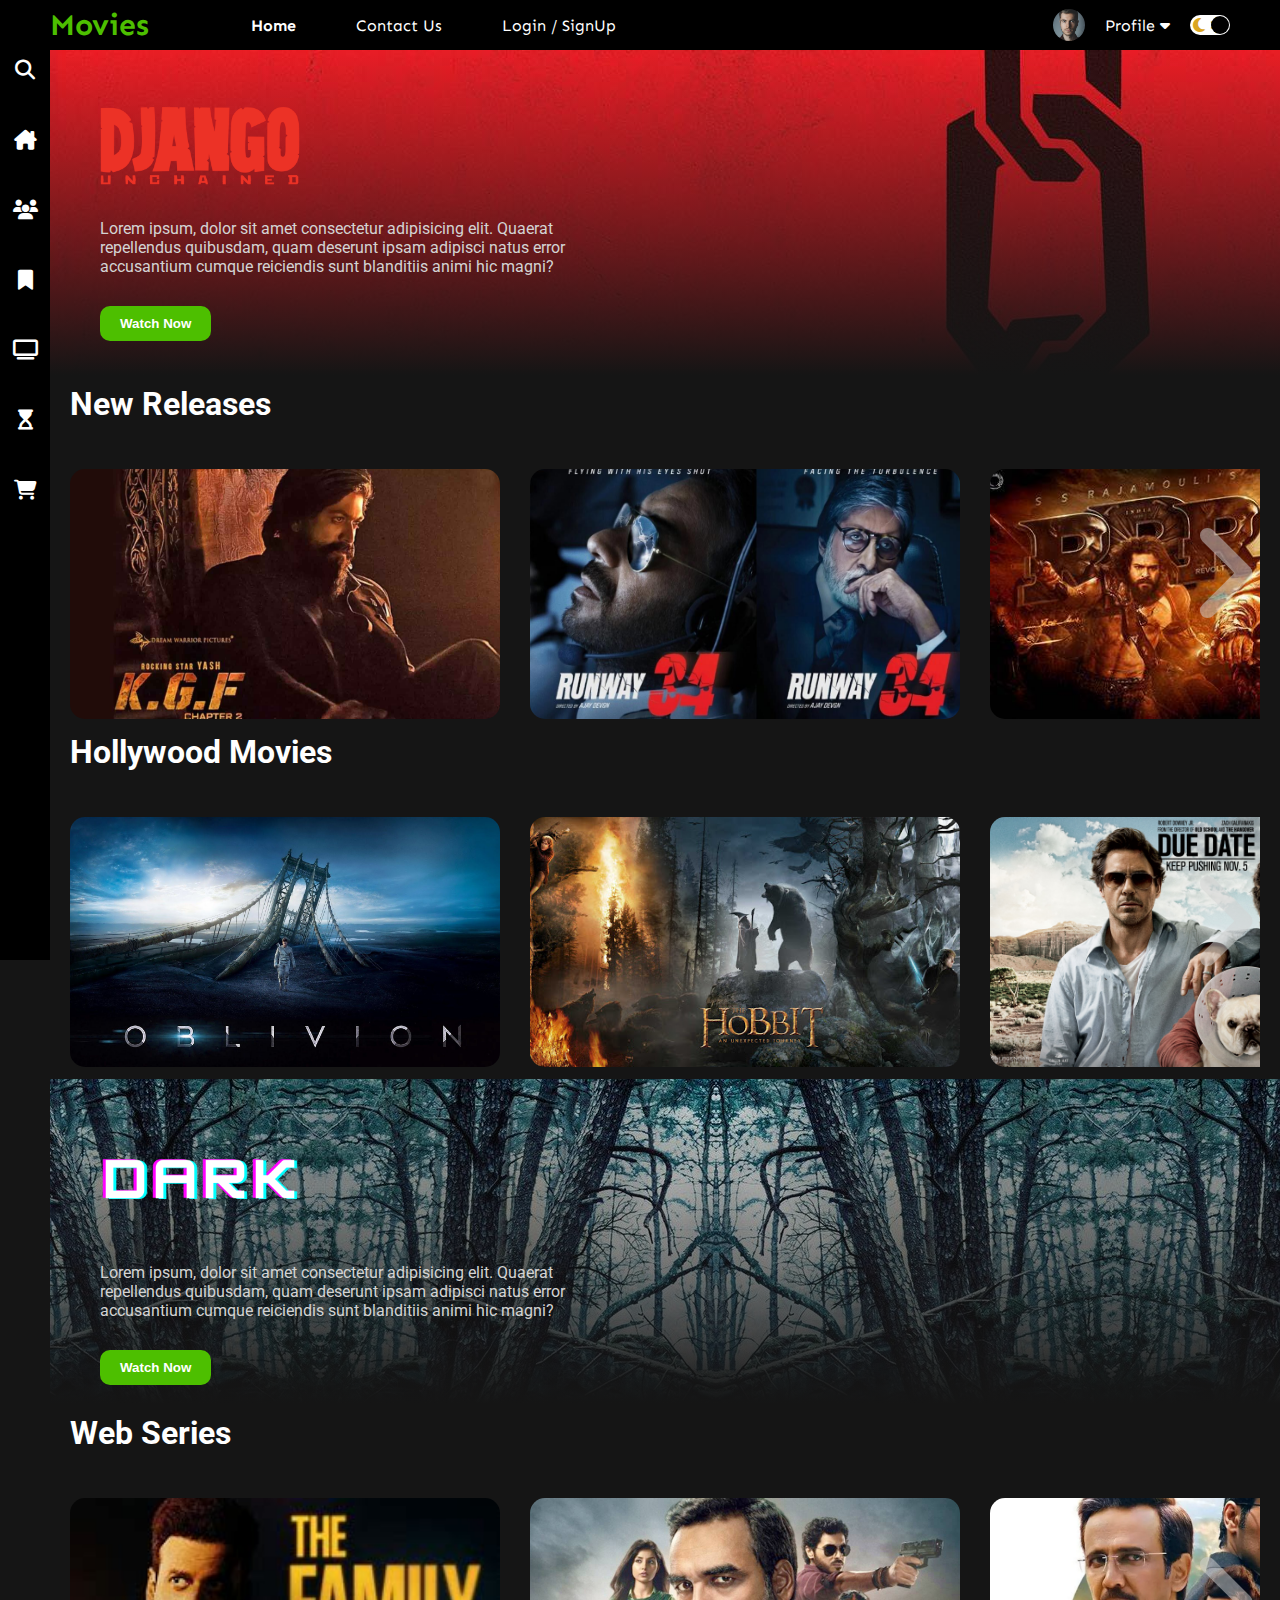
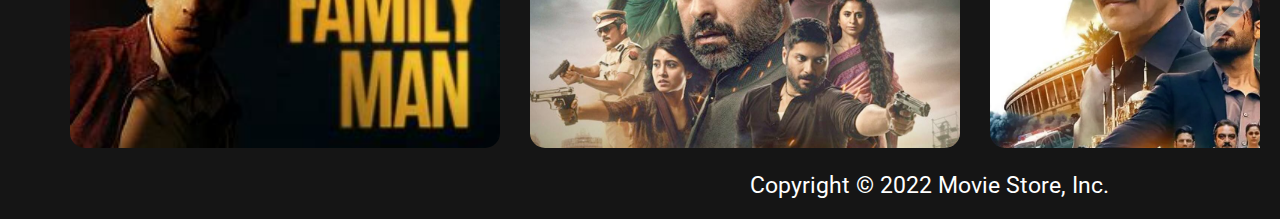
<file: index.html>
<!DOCTYPE html>
<html lang="en">
<head>
    <meta charset="UTF-8">
    <meta http-equiv="X-UA-Compatible" content="IE=edge">
    <meta name="viewport" content="width=device-width, initial-scale=1.0 maximum-scale=1; user-scalable = no;">
    <link rel="stylesheet" href="style.css">

    <!-- GOOGLE FONTS -->
    <link rel="preconnect" href="https://fonts.googleapis.com">
    <link href="https://fonts.googleapis.com/css2?family=Roboto:wght@100;300;400;500;700;900&family=Sen:wght@400;700;800&display=swap" rel="stylesheet">

    <!-- FONT AWESOME -->
    <link rel="stylesheet" href="https://cdnjs.cloudflare.com/ajax/libs/font-awesome/6.1.1/css/all.min.css">

    <!-- FAVICON -->
    <link rel="apple-touch-icon" sizes="180x180" href="/img/Favicon/apple-touch-icon.png">
    <link rel="icon" type="image/png" sizes="32x32" href="/img/Favicon/favicon-32x32.png">
    <link rel="icon" type="image/png" sizes="16x16" href="/img/Favicon/favicon-16x16.png">
    <link rel="manifest" href="/site.webmanifest">

    <title>Movie Website</title>
</head>
<body>
    <div class="navbar">
        <div class="navbar-container">
            <div class="logo-container">
                <h1 class="logo">Movies</h1>
            </div>
            <div class="menu-container">
                <ul class="menu-list">
                    <li class="menu-list-item active">Home</li>
                    <li class="menu-list-item"><a href="./assets/contactus.html">Contact Us</a></li>
                    <li class="menu-list-item"><a href="./assets/login.html">Login / SignUp</a></li>
                    <!-- <li class="menu-list-item">Series</li>
                    <li class="menu-list-item">Popular</li>
                    <li class="menu-list-item">Trending</li> -->
                </ul>
            </div>
            <div class="profile-container">
                <img class="profile-picture" src="/img/profile.jpg" alt="User Profile Picture">
                <div class="profile-text-container">
                    <span class="profile-text">Profile</span>
                    <i class="fa-solid fa-caret-down"></i>
                </div>
                <div class="toggle">
                    <i class="fa-solid fa-moon toggle-icon"></i>
                    <i class="fa-solid fa-sun toggle-icon"></i>
                    <div class="toggle-ball"></div>
                </div>
            </div>
        </div>
    </div>

    <div class="sidebar">
        <i class="left-menu-icon fa-solid fa-magnifying-glass"></i>
        <i class="left-menu-icon fa-solid fa-house-chimney"></i>
        <i class="left-menu-icon fa-solid fa-users"></i>
        <i class="left-menu-icon fa-solid fa-bookmark"></i>
        <i class="left-menu-icon fa-solid fa-tv"></i>
        <i class="left-menu-icon fa-solid fa-hourglass-start"></i>
        <i class="left-menu-icon fa-solid fa-cart-shopping"></i>
    </div>

    <div class="container">
        <div class="content-container">
            <div class="featured-content"
            style="background:linear-gradient(to bottom, rgba(0,0,0,0), #151515), url('/img/f-1.jpg');"
            >
            <img class="featured-title"  src="img/f-t-1.png" alt="title">
            <p class="featured-desc">
                Lorem ipsum, dolor sit amet consectetur adipisicing elit. Quaerat repellendus quibusdam, quam deserunt ipsam adipisci natus error accusantium cumque reiciendis sunt blanditiis animi hic magni?
            </p>
            <button class="featured-button"><a href="./assets/404_page_not_found.html">watch now</a></button>
            </div>

            <div class="movie-list-container">
                <h1 class="movie-list-title">new releases</h1>
                <div class="movie-list-wrapper">
                    <div class="movie-list">
                        <div class="movie-list-item">
                            <img class="movie-list-item-img" src="/img/kgf-chapter-2.jpg" alt="">
                            <span class="movie-list-item-title">K.G.F chapter 2</span>
                            <p class="movie-list-item-desc">The blood-soaked land of Kolar Gold Fields (KGF) has a new overlord now - Rocky, whose name strikes fear in the heart of his foes. His allies look up to Rocky as their saviour, the government sees him as a threat to law and order</p>
                            <button class="movie-list-item-button">must watch</button>
                        </div>
                        <div class="movie-list-item">
                            <img class="movie-list-item-img" src="/img/runway-34-movie.jpg" alt="">
                            <span class="movie-list-item-title">Runway 34</span>
                            <p class="movie-list-item-desc">Inspired by true incidents, Runway 34 revolves around Captain Vikrant Khanna played by Ajay Devgn, a flying prodigy, whose flight takes a mysterious course after take-off from an international destination.</p>
                            <button class="movie-list-item-button">must watch</button>
                        </div>
                        <div class="movie-list-item">
                            <img class="movie-list-item-img" src="/img/RRR.jpg" alt="">
                            <span class="movie-list-item-title">RRR.</span>
                            <p class="movie-list-item-desc">RRR is a period drama set in India during the 1920s, revolving around the inspiring journey of two of India`s freedom fighters - Alluri Sitarama Raju and Komaram Bheem.</p>
                            <button class="movie-list-item-button">must watch</button>
                        </div>
                        <div class="movie-list-item">
                            <img class="movie-list-item-img" src="/img/thursday.jpg" alt="">
                            <span class="movie-list-item-title">A Thursday</span>
                            <p class="movie-list-item-desc">When a preschool teacher takes her 16 students hostage and makes a set of demands, it not only rattles the Mumbai police and the city, but sends shockwaves through the country and its leaders.</p>
                            <button class="movie-list-item-button">must watch</button>
                        </div>
                        <div class="movie-list-item">
                            <img class="movie-list-item-img" src="/img/pushpa.jpg" alt="">
                            <span class="movie-list-item-title">Her</span>
                            <p class="movie-list-item-desc">Lorem ipsum dolor sit amet consectetur, adipisicing elit. Sequi, eaque cumque. Corporis odio et praesentium.</p>
                            <button class="movie-list-item-button">must watch</button>
                        </div>
                        <div class="movie-list-item">
                            <img class="movie-list-item-img" src="/img/the-kashmir-files.webp" alt="">
                            <span class="movie-list-item-title">Her</span>
                            <p class="movie-list-item-desc">Lorem ipsum dolor sit amet consectetur, adipisicing elit. Sequi, eaque cumque. Corporis odio et praesentium.</p>
                            <button class="movie-list-item-button">must watch</button>
                        </div>
                        <div class="movie-list-item">
                            <img class="movie-list-item-img" src="/img/shershah.webp" alt="">
                            <span class="movie-list-item-title">Her</span>
                            <p class="movie-list-item-desc">Lorem ipsum dolor sit amet consectetur, adipisicing elit. Sequi, eaque cumque. Corporis odio et praesentium.</p>
                            <button class="movie-list-item-button">must watch</button>
                        </div>
                        
                    </div>
                    <i class="fa-solid fa-angle-right arrow"></i>
                </div>
        </div>

        <div class="movie-list-container">
            <h1 class="movie-list-title">hollywood movies</h1>
            <div class="movie-list-wrapper">
                <div class="movie-list">
                    <div class="movie-list-item">
                        <img class="movie-list-item-img" src="/img/8.jpg" alt="">
                        <span class="movie-list-item-title">Oblivion</span>
                        <p class="movie-list-item-desc">A veteran assigned to extract Earth's remaining resources begins to question what he knows about his mission and himself.</p>
                        <button class="movie-list-item-button">must watch</button>
                    </div>
                    <div class="movie-list-item">
                        <img class="movie-list-item-img" src="/img/9.jpg" alt="">
                        <span class="movie-list-item-title">Hobbit</span>
                        <p class="movie-list-item-desc">Hobbits are a fictional race of people in the novels of J. R. R. Tolkien. About half average human height, Tolkien presented hobbits as a variety of humanity, or close relatives thereof.</p>
                        <button class="movie-list-item-button">must watch</button>
                    </div>
                    <div class="movie-list-item">
                        <img class="movie-list-item-img" src="/img/10.jpg" alt="">
                        <span class="movie-list-item-title">Due Date</span>
                        <p class="movie-list-item-desc">High-strung father-to-be Peter Highman is forced to hitch a ride with aspiring actor Ethan Tremblay on a road trip in order to make it to his child's birth on time.</p>
                        <button class="movie-list-item-button">must watch</button>
                    </div>
                    <div class="movie-list-item">
                        <img class="movie-list-item-img" src="/img/11.jpg" alt="">
                        <span class="movie-list-item-title">Kick-Ass2</span>
                        <p class="movie-list-item-desc">Dave Lizewski is an unnoticed high school student and comic book fan who one day decides to become a superhero, even though he has no powers, training or meaningful reason to do so.</p>
                        <button class="movie-list-item-button">must watch</button>
                    </div>
                    <div class="movie-list-item">
                        <img class="movie-list-item-img" src="/img/venom.jpg" alt="">
                        <span class="movie-list-item-title">Venom</span>
                        <p class="movie-list-item-desc">A failed reporter is bonded to an alien entity, one of many symbiotes who have invaded Earth. But the being takes a liking to Earth and decides to protect it.</p>
                        <button class="movie-list-item-button">must watch</button>
                    </div>
                    <div class="movie-list-item">
                        <img class="movie-list-item-img" src="/img/journey.jpg" alt="">
                        <span class="movie-list-item-title">Journey 2</span>
                        <p class="movie-list-item-desc">Sean Anderson partners with his mom's husband on a mission to find his grandfather, who is thought to be missing on a mythical island.</p>
                        <button class="movie-list-item-button">must watch</button>
                    </div>
                    <div class="movie-list-item">
                        <img class="movie-list-item-img" src="/img/redNotice.jpg" alt="">
                        <span class="movie-list-item-title">Red Notice</span>
                        <p class="movie-list-item-desc">An Interpol agent tracks the world's most wanted art thief.</p>
                        <button class="movie-list-item-button">must watch</button>
                    </div>
                </div>
                <i class="fa-solid fa-angle-right arrow"></i>
            </div>
    </div>

    <div class="featured-content featured-content-margin"
            style="background:linear-gradient(to bottom, rgba(0,0,0,0), #151515), url('/img/f-2.jpg');"
            >
            <img class="featured-title"  src="img/f-t-2.png" alt="title">
            <p class="featured-desc">
                Lorem ipsum, dolor sit amet consectetur adipisicing elit. Quaerat repellendus quibusdam, quam deserunt ipsam adipisci natus error accusantium cumque reiciendis sunt blanditiis animi hic magni?
            </p>
            <button class="featured-button">watch now</button>
            </div>


    <div class="movie-list-container">
        <h1 class="movie-list-title">web series</h1>
        <div class="movie-list-wrapper">
            <div class="movie-list">
                <div class="movie-list-item">
                    <img class="movie-list-item-img" src="/img/familyMn.jpg" alt="">
                    <span class="movie-list-item-title">Family Man</span>
                    <p class="movie-list-item-desc">A working man from the National Investigation Agency tries to protect the nation from terrorism, but he also needs to keep his family safe from his secret job.</p>
                    <button class="movie-list-item-button">must watch</button>
                </div>
                <div class="movie-list-item">
                    <img class="movie-list-item-img" src="/img/mirzapur.jpg" alt="">
                    <span class="movie-list-item-title">Mirzapur</span>
                    <p class="movie-list-item-desc">A shocking incident at a wedding procession ignites a series of events entangling the lives of two families in the lawless city of Mirzapur.</p>
                    <button class="movie-list-item-button">must watch</button>
                </div>
                <div class="movie-list-item">
                    <img class="movie-list-item-img" src="/img/specialOps.webp" alt="">
                    <span class="movie-list-item-title">Special Ops</span>
                    <p class="movie-list-item-desc">The story through the eyes of Himmat Singh is based on the inspiration was taken from Nineteen Years of nationally significant events, several espionage missions were undertaken by India in the last two decades.</p>
                    <button class="movie-list-item-button">must watch</button>
                </div>
                <div class="movie-list-item">
                    <img class="movie-list-item-img" src="/img/breath.jpg" alt="">
                    <span class="movie-list-item-title">Breathe</span>
                    <p class="movie-list-item-desc">This series just asks one question - how far will you go to protect the one you love. Two desperate and driven men must engage in the ultimate cat and mouse game to save the one they love.</p>
                    <button class="movie-list-item-button">must watch</button>
                </div>
                <div class="movie-list-item">
                    <img class="movie-list-item-img" src="/img/sacred.webp" alt="">
                    <span class="movie-list-item-title">Sacred Games</span>
                    <p class="movie-list-item-desc">A link in their pasts leads an honest cop to a fugitive gang boss, whose cryptic warning spurs the officer on a quest to save Mumbai from cataclysm.</p>
                    <button class="movie-list-item-button">must watch</button>
                </div>
            </div>
            <i class="fa-solid fa-angle-right arrow"></i>
        </div>
    </div>
</div>
<div class="footer">
    <!-- <p>All Rights Reserved | ©2022 Movie Store</p> -->
    <p>Copyright © 2022 Movie Store, Inc.</p>
</div>
    <script src="app.js"></script>
</body>
</html>
</file>
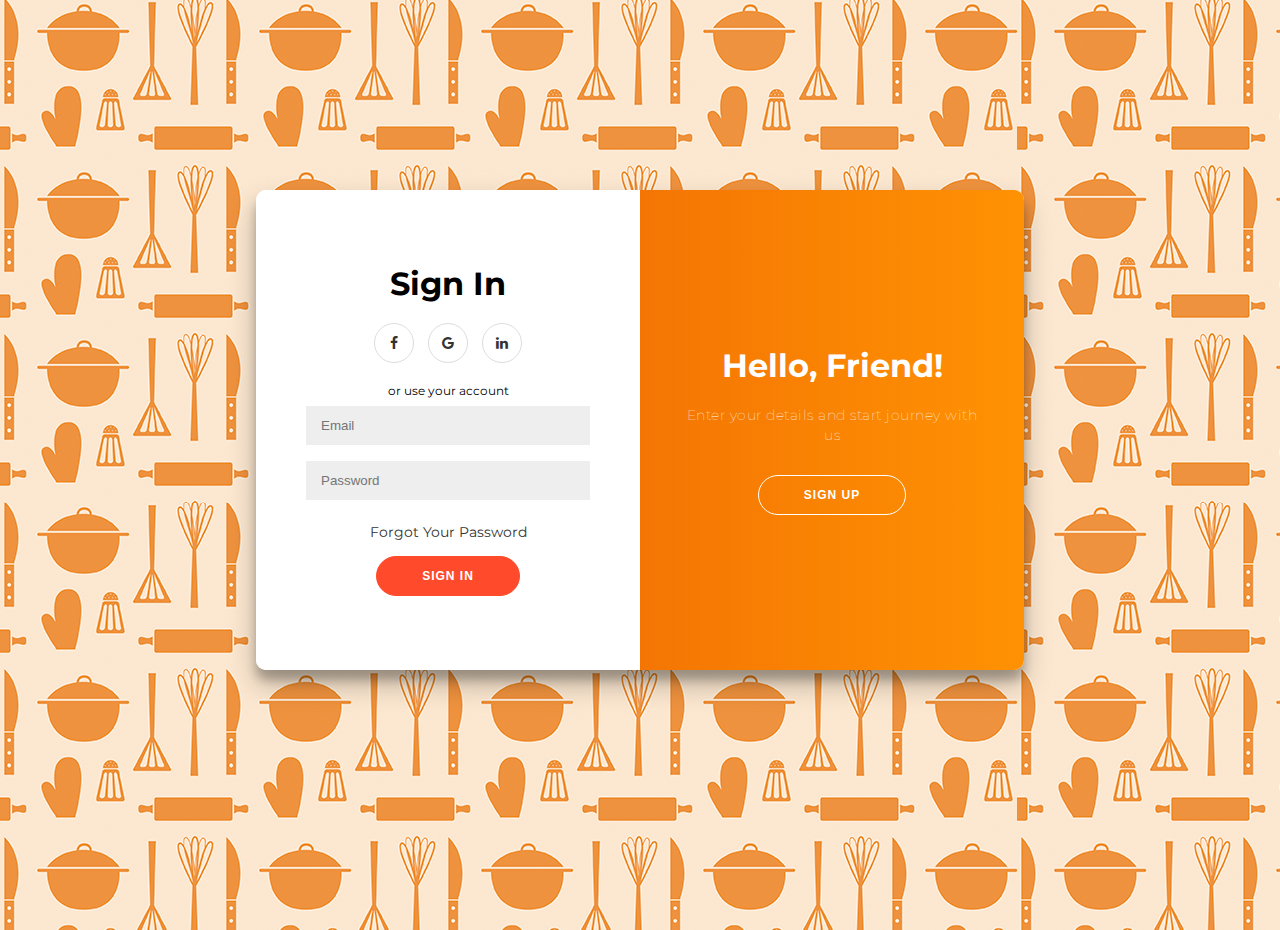
<file: assets/login.html>
<!DOCTYPE html>
<html>
<head>
	<title>Login | Pizzeria</title>
	<link rel="stylesheet" type="text/css" href="./login.css">
	<link rel="stylesheet" href="https://cdnjs.cloudflare.com/ajax/libs/font-awesome/4.7.0/css/font-awesome.min.css">

	    <!-- Favicon CSS -->
		<link rel="apple-touch-icon" sizes="180x180" href="assets/favicon/apple-touch-icon.png">
		<link rel="icon" type="image/png" sizes="512x512" href="/assets/favicon/android-chrome-512x512.png">
		<link rel="icon" type="image/png" sizes="192x192" href="/assets/favicon/android-chrome-192x192.png">
		<link rel="manifest" href="/site.webmanifest">
</head>
<body>

<div class="container" id="container">
<div class="form-container sign-up-container">

<form action="">
	<h1>Create Your Account</h1>
	<div class="social-container">
		<a href="#" class="social"><i class="fa fa-facebook"></i></a>
		<a href="#" class="social"><i class="fa fa-google"></i></a>
		<a href="#" class="social"><i class="fa fa-linkedin"></i></a>
	</div>
	<span>or use your email for registration</span>
	<input type="text" name="name" placeholder="Name">
	<input type="email" name="email" placeholder="Email">
	<input type="password" name="password" placeholder="Password">
	<button>SignUp</button>
</form>
</div>
<div class="form-container sign-in-container">
	<form action="#">
		<h1>Sign In</h1>
		<div class="social-container">
		<a href="#" class="social"><i class="fa fa-facebook"></i></a>
		<a href="#" class="social"><i class="fa fa-google"></i></a>
		<a href="#" class="social"><i class="fa fa-linkedin"></i></a>
	</div>
	<span>or use your account</span>
	<input type="email" name="email" placeholder="Email">
	<input type="password" name="password" placeholder="Password">
	<a href="#">Forgot Your Password</a>

	<button>Sign In</button>
	</form>
</div>
<div class="overlay-container">
	<div class="overlay">
		<div class="overlay-panel overlay-left">
			<h1>Welcome Back!</h1>
			<p>To keep connected with us please login with your personal info</p>
			<button class="ghost" id="signIn">Sign In</button>
		</div>
		<div class="overlay-panel overlay-right">
			<h1>Hello, Friend!</h1>
			<p>Enter your details and start journey with us</p>
			<button class="ghost" id="signUp">Sign Up</button>
		</div>
	</div>
</div>
</div>

<script type="text/javascript">
	const signUpButton = document.getElementById('signUp');
	const signInButton = document.getElementById('signIn');
	const container = document.getElementById('container');

	signUpButton.addEventListener('click', () => {
		container.classList.add("right-panel-active");
	});
	signInButton.addEventListener('click', () => {
		container.classList.remove("right-panel-active");
	});
</script>


</body>
</html>
</file>
<file: style.css>
*{
    margin: 0;
    text-decoration: none;
}

body{
    font-family: 'Roboto', sans-serif;
}

html,body{
    overflow-x: hidden;
}

.navbar{
    width: 100%;
    height: 50px;
    background-color: black;
}

.navbar-container{
    display: flex;
    align-items: center;
    padding: 0 50px;
    height: 100%;
    color: white;
    font-family: 'Sen', sans-serif;
}

.logo-container{
    flex: 1; 
}

.logo{
    font-size: 30px;
    color: #4dbf00;
}

.menu-container{
    flex: 6;
}

.menu-list{
    display: flex;
    list-style: none;
}

.menu-list-item{
    margin: 30px;
}

.menu-list-item.active{
    font-weight: bold;
    cursor: pointer;
}

.menu-list-item a{
    text-decoration: none;
    color: #fff;
}

.menu-list-item a:hover{
    /* font-weight: bold; */
    color: rgb(68, 228, 68);
}

.profile-container{
    flex: 2;
    display: flex;
    align-items: center;
    justify-content: flex-end;
}

.profile-text-container{
    margin: 0 20px;
}

.profile-picture{
    width: 32px;
    height: 32px;
    border-radius: 50%;
    object-fit: cover;
}

.toggle{
    width: 40px;
    height: 20px;
    background-color: white;
    border-radius: 30px;
    display: flex;
    align-items: center;
    justify-content: space-around;
    position: relative;
}

.toggle-icon{
    color: goldenrod;
}

.toggle-ball{
    width: 18px;
    height: 18px;
    background-color: black;
    position: absolute;
    right: 1px;
    border-radius: 50%;
    cursor: pointer;
    transition: 1s ease all;
}

.sidebar{
    width: 50px;
    height: 100%;
    background-color: black;
    position: fixed;
    top: 0;
    display: flex;
    flex-direction: column;
    padding-top: 60px;
    align-items: center;
}

.left-menu-icon{
    color: white;
    font-size: 20px;
    margin-bottom: 50px;
}

.container{
    background-color: #151515;
    min-height: calc(100vh - 50px);
    color: white;
}

.featured-content a{
    color: #fff;
}

.content-container{
    margin-left: 50px;
}

.featured-content{
    height: 25vh;
    padding: 50px;
}

.featured-content-margin{
    margin-top: 8px;
}

.featured-title{
    width: 200px;
}

.featured-desc{
    width: 500px;
    color: lightgray;
    margin: 30px 0;
}

.featured-button{
    background-color:#4dbf00;
    color: white;
    padding: 10px 20px;
    border-radius: 10px;
    border: none;
    outline: none;
    font-weight: bold;
    text-transform: capitalize;
}

.movie-list-title{
    text-transform: capitalize;
    margin-top: 10px;
}

.movie-list-container{
    padding: 0 20px;
}

.movie-list-wrapper{
    overflow: hidden;
    position: relative;
}

.movie-list{
  display: flex;
  height: 300px;
  align-items: center;
  transform: translateX(0);
  transition: all 1s ease-in-out;
}

.movie-list-item{
    margin-right: 30px;
    position: relative;
}

.movie-list-item:hover .movie-list-item-img{
    transform: scale(1.1);
    margin: 0 15px;
    opacity: 0.5;
}

.movie-list-item:hover .movie-list-item-title,
.movie-list-item:hover .movie-list-item-desc,
.movie-list-item:hover .movie-list-item-button{
    opacity: 1;
}

.movie-list-item-img{
    transition: all 1s ease-in-out;
    width: 430px;
    height: 250px;
    object-fit: cover;
    margin-top: 45px;
    border-radius: 15px;
}

.movie-list-item-title{
    background-color: #333;
    padding: 0 10px;
    font-size: 32px;
    font-weight: bold;
    position: absolute;
    top: 10%;
    left: 50px;
    opacity: 0;
    transition: 1s all ease-in-out;
}

.movie-list-item-desc{
    background-color: #333;
    padding: 10px;
    font-size: 14px;
    position: absolute;
    top: 30%;
    left: 50px;
    width: 230px;
    opacity: 0;
    transition: 1s all ease-in-out;
}

.movie-list-item-button{
    padding: 10px;
    background-color: #4dbf00;
    color: white;
    border-radius: 10px;
    outline: none;
    border: none;
    cursor: pointer;
    position: absolute;
    bottom: 20px;
    left: 50px;
    opacity: 0;
    text-transform: capitalize;
}

.arrow{
    font-size: 120px;
    position: absolute;
    top: 90px;
    right: 0;
    color: lightgray;
    opacity: 0.5;
    cursor: pointer;
}

.container.active{
    background-color: white;

}

.movie-list-title.active{
    color: black;
}

.navbar-container.active{
    background-color: white;
    color: black;
}

.sidebar.active{
    background-color: white;
}

.left-menu-icon.active{
    color: black;
}

.toggle.active{
    background-color: black;
}

.toggle-ball.active{
    background-color: white;
    transform: translateX(-20px);
}

.footer{
    margin-left: 750px;
    margin-top: 20px;
    padding-bottom: 20px ;
    background-color: #151515;
    font-size: 23px;
}

@media only screen and (max-width: 940px){
    .menu-container{
        display: none;
    }

    .featured-desc{
        display: none;
    }

    .movie-list-item-img{
        width: 300px;
        height: 250px;
        object-fit: cover;
        margin-top: 45px;
        margin-bottom: 8px;
        border-radius: 10px;
    }

    .movie-list-title{
        margin-top: 5px;
        font-size: 25px;
    }
}
</file>
<file: assets/login.css>
@import url('https://fonts.googleapis.com/css?family=Montserrat:400,800');

* {
	box-sizing: border-box;
}

body {
	background: #f6f5f7;
	display: flex;
	justify-content: center;
	align-items: center;
	flex-direction: column;
	font-family: 'Montserrat', sans-serif;
	height: 100vh;
	margin: -20px 0 50px;
    background: url(./img/Screenshot\ 2022-11-04\ 182103.png);
}

h1 {
	font-weight: bold;
	margin: 0;
}

h2 {
	text-align: center;
}

p {
	font-size: 14px;
	font-weight: 100;
	line-height: 20px;
	letter-spacing: 0.5px;
	margin: 20px 0 30px;
}

span {
	font-size: 12px;
}

a {
	color: #333;
	font-size: 14px;
	text-decoration: none;
	margin: 15px 0;
}

button {
	border-radius: 20px;
	border: 1px solid #FF4B2B;
	background-color: #FF4B2B;
	color: #FFFFFF;
	font-size: 12px;
	font-weight: bold;
	padding: 12px 45px;
	letter-spacing: 1px;
	text-transform: uppercase;
	transition: transform 80ms ease-in;
}

button:active {
	transform: scale(0.95);
}

button:focus {
	outline: none;
}

button.ghost {
	background-color: transparent;
	border-color: #FFFFFF;
}

form {
	background-color: #FFFFFF;
	display: flex;
	align-items: center;
	justify-content: center;
	flex-direction: column;
	padding: 0 50px;
	height: 100%;
	text-align: center;
}

input {
	background-color: #eee;
	border: none;
	padding: 12px 15px;
	margin: 8px 0;
	width: 100%;
}

.container {
	background-color: #fff;
	border-radius: 10px;
  	box-shadow: 0 14px 28px rgba(0,0,0,0.25), 
			0 10px 10px rgba(0,0,0,0.22);
	position: relative;
	overflow: hidden;
	width: 768px;
	max-width: 100%;
	min-height: 480px;
}

.form-container {
	position: absolute;
	top: 0;
	height: 100%;
	transition: all 0.6s ease-in-out;
}

.sign-in-container {
	left: 0;
	width: 50%;
	z-index: 2;
}

.container.right-panel-active .sign-in-container {
	transform: translateX(100%);
}

.sign-up-container {
	left: 0;
	width: 50%;
	opacity: 0;
	z-index: 1;
}

.container.right-panel-active .sign-up-container {
	transform: translateX(100%);
	opacity: 1;
	z-index: 5;
	animation: show 0.6s;
}

@keyframes show {
	0%, 49.99% {
		opacity: 0;
		z-index: 1;
	}
	
	50%, 100% {
		opacity: 1;
		z-index: 5;
	}
}

.overlay-container {
	position: absolute;
	top: 0;
	left: 50%;
	width: 50%;
	height: 100%;
	overflow: hidden;
	transition: transform 0.6s ease-in-out;
	z-index: 100;
}

.container.right-panel-active .overlay-container{
	transform: translateX(-100%);
}

.overlay {
	background: #FF416C;
	background: -webkit-linear-gradient(to right, #e95804, #ff9203);
	background: linear-gradient(to right, #e95804, #ff9203);
	background-repeat: no-repeat;
	background-size: cover;
	background-position: 0 0;
	color: #FFFFFF;
	position: relative;
	left: -100%;
	height: 100%;
	width: 200%;
  	transform: translateX(0);
	transition: transform 0.6s ease-in-out;
}

.container.right-panel-active .overlay {
  	transform: translateX(50%);
}

.overlay-panel {
	position: absolute;
	display: flex;
	align-items: center;
	justify-content: center;
	flex-direction: column;
	padding: 0 40px;
	text-align: center;
	top: 0;
	height: 100%;
	width: 50%;
	transform: translateX(0);
	transition: transform 0.6s ease-in-out;
}

.overlay-left {
	transform: translateX(-20%);
}

.container.right-panel-active .overlay-left {
	transform: translateX(0);
}

.overlay-right {
	right: 0;
	transform: translateX(0);
}

.container.right-panel-active .overlay-right {
	transform: translateX(20%);
}

.social-container {
	margin: 20px 0;
}

.social-container a {
	border: 1px solid #DDDDDD;
	border-radius: 50%;
	display: inline-flex;
	justify-content: center;
	align-items: center;
	margin: 0 5px;
	height: 40px;
	width: 40px;
}
</file>
